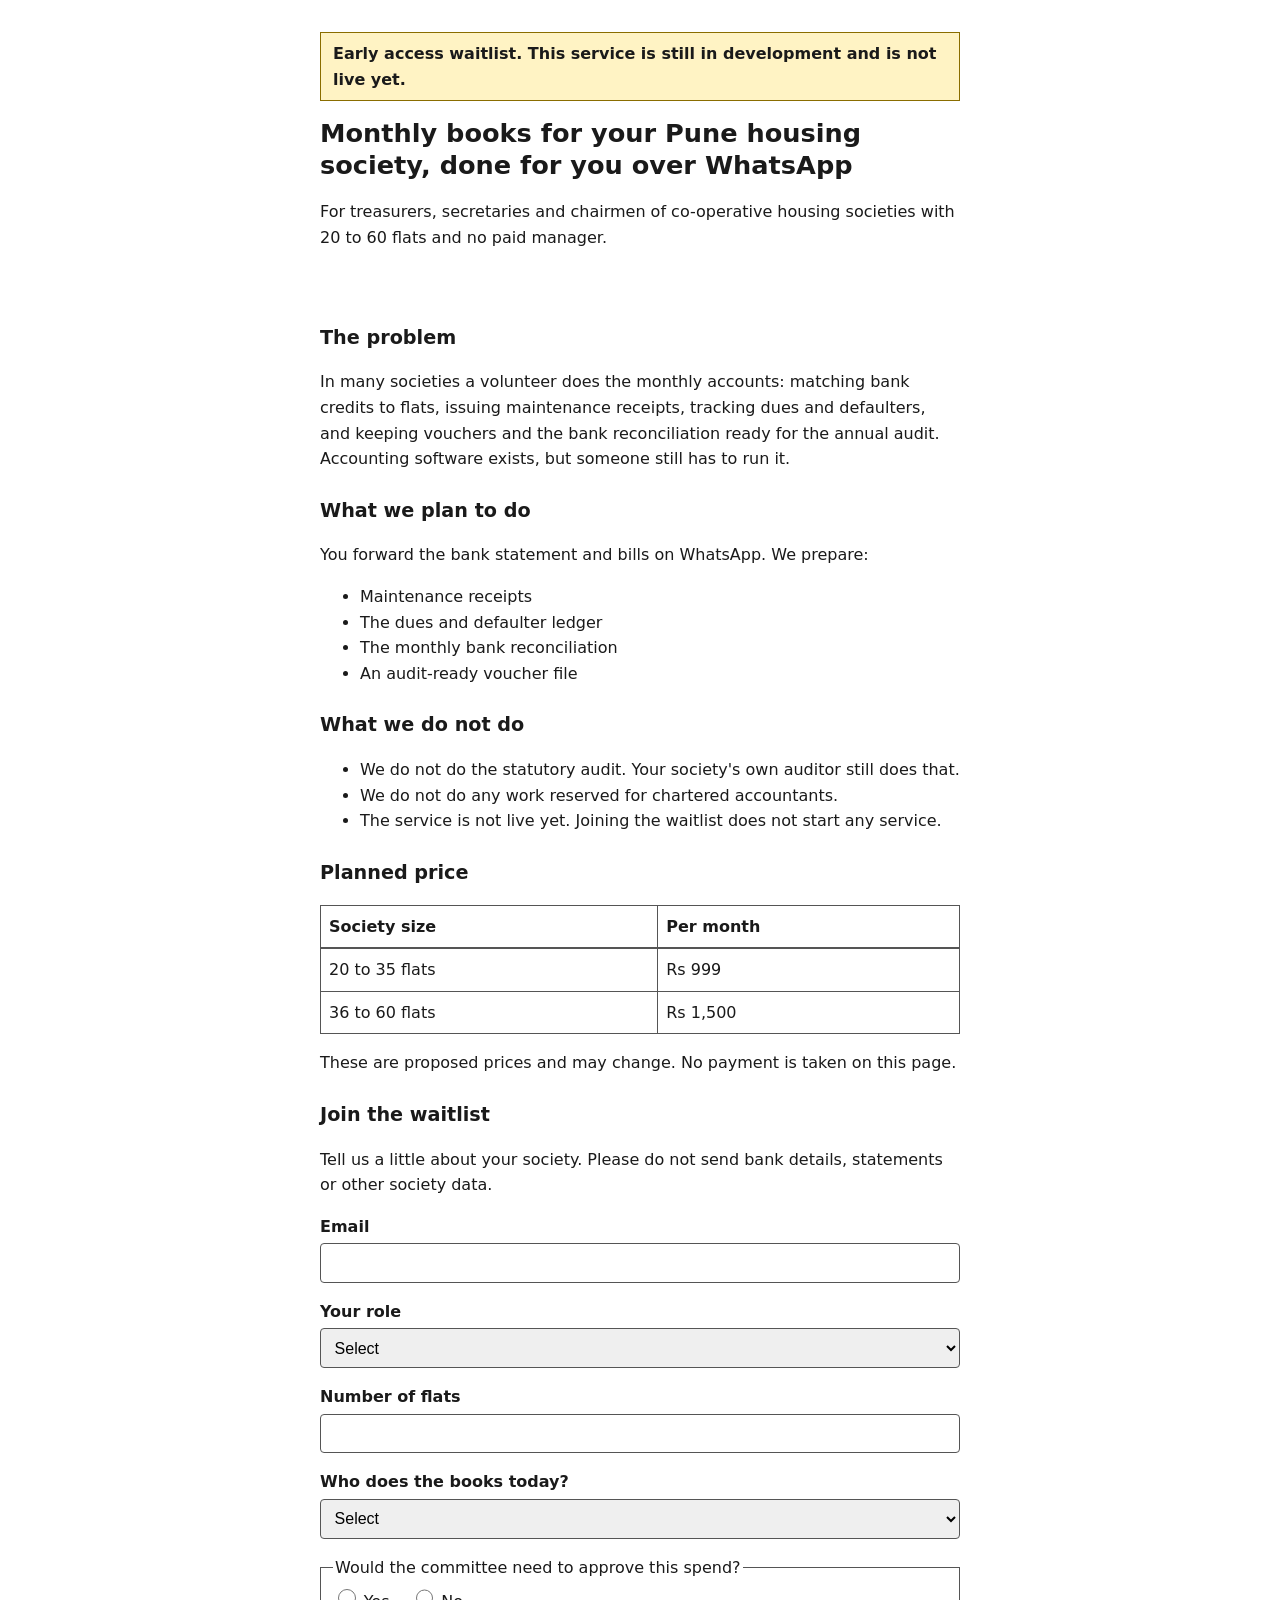
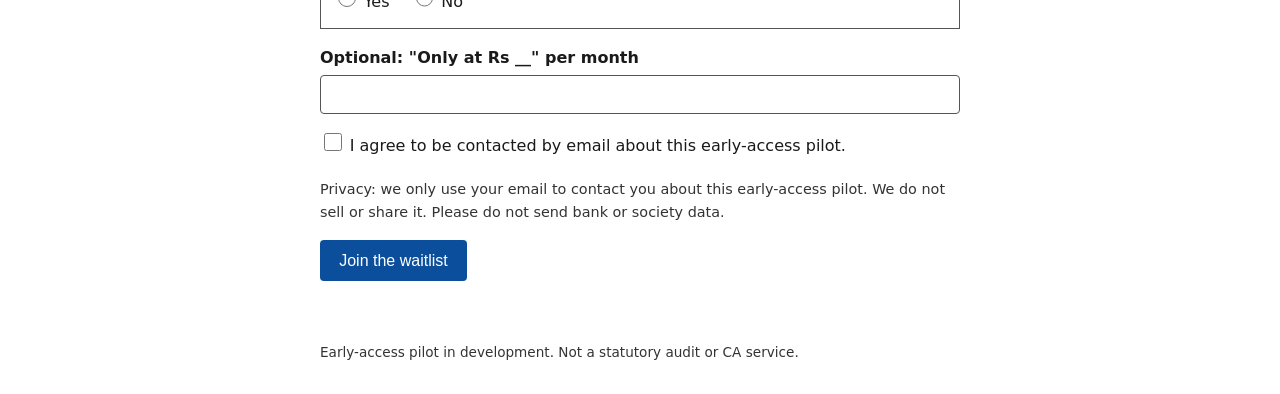
<file: xp_0e7a8e76ace1/index.html>
<!DOCTYPE html>
<html lang="en">
<head>
<meta charset="utf-8">
<meta name="viewport" content="width=device-width, initial-scale=1">
<title>Early access: monthly books for Pune housing societies</title>
<meta name="description" content="Waitlist for a service in development: done-for-you monthly books and dues reconciliation over WhatsApp for 20-60-flat Pune co-operative housing societies.">
<link rel="stylesheet" href="styles.css">
</head>
<body>
<header>
<p class="badge">Early access waitlist. This service is still in development and is not live yet.</p>
<h1>Monthly books for your Pune housing society, done for you over WhatsApp</h1>
<p>For treasurers, secretaries and chairmen of co-operative housing societies with 20 to 60 flats and no paid manager.</p>
</header>
<main>
<section>
<h2>The problem</h2>
<p>In many societies a volunteer does the monthly accounts: matching bank credits to flats, issuing maintenance receipts, tracking dues and defaulters, and keeping vouchers and the bank reconciliation ready for the annual audit. Accounting software exists, but someone still has to run it.</p>
</section>
<section>
<h2>What we plan to do</h2>
<p>You forward the bank statement and bills on WhatsApp. We prepare:</p>
<ul>
<li>Maintenance receipts</li>
<li>The dues and defaulter ledger</li>
<li>The monthly bank reconciliation</li>
<li>An audit-ready voucher file</li>
</ul>
</section>
<section>
<h2>What we do not do</h2>
<ul>
<li>We do not do the statutory audit. Your society's own auditor still does that.</li>
<li>We do not do any work reserved for chartered accountants.</li>
<li>The service is not live yet. Joining the waitlist does not start any service.</li>
</ul>
</section>
<section>
<h2>Planned price</h2>
<table>
<caption class="sr">Planned monthly price by society size</caption>
<thead><tr><th scope="col">Society size</th><th scope="col">Per month</th></tr></thead>
<tbody>
<tr><td>20 to 35 flats</td><td>Rs 999</td></tr>
<tr><td>36 to 60 flats</td><td>Rs 1,500</td></tr>
</tbody>
</table>
<p>These are proposed prices and may change. No payment is taken on this page.</p>
</section>
<section id="join">
<h2>Join the waitlist</h2>
<p>Tell us a little about your society. Please do not send bank details, statements or other society data.</p>
<form action="https://incredible-has-consequences-likes.trycloudflare.com/signup/xp_0e7a8e76ace1" method="post">
<p><label for="email">Email</label><input type="email" id="email" name="email" required autocomplete="email"></p>
<p><label for="role">Your role</label>
<select id="role" name="role" required>
<option value="">Select</option>
<option>Treasurer</option>
<option>Secretary</option>
<option>Chairman</option>
<option>Other committee member</option>
<option>Not an office-bearer</option>
</select></p>
<p><label for="flats">Number of flats</label><input type="number" id="flats" name="flats" min="1" max="2000" inputmode="numeric" required></p>
<p><label for="books">Who does the books today?</label>
<select id="books" name="books_today" required>
<option value="">Select</option>
<option>A volunteer committee member</option>
<option>A local accountant (paid)</option>
<option>A society app run by us</option>
<option>Other</option>
</select></p>
<fieldset>
<legend>Would the committee need to approve this spend?</legend>
<label class="inline"><input type="radio" name="committee_approval" value="yes" required> Yes</label>
<label class="inline"><input type="radio" name="committee_approval" value="no"> No</label>
</fieldset>
<p><label for="price">Optional: "Only at Rs __" per month</label><input type="text" id="price" name="price_comment" maxlength="60"></p>
<input type="hidden" name="source" id="source" value="">
<p class="consent"><label class="inline"><input type="checkbox" name="consent" value="yes" required> I agree to be contacted by email about this early-access pilot.</label></p>
<p class="note">Privacy: we only use your email to contact you about this early-access pilot. We do not sell or share it. Please do not send bank or society data.</p>
<p><button type="submit">Join the waitlist</button></p>
</form>
</section>
</main>
<footer><p>Early-access pilot in development. Not a statutory audit or CA service.</p></footer>
<script src="script.js"></script>
</body>
</html>
</file>
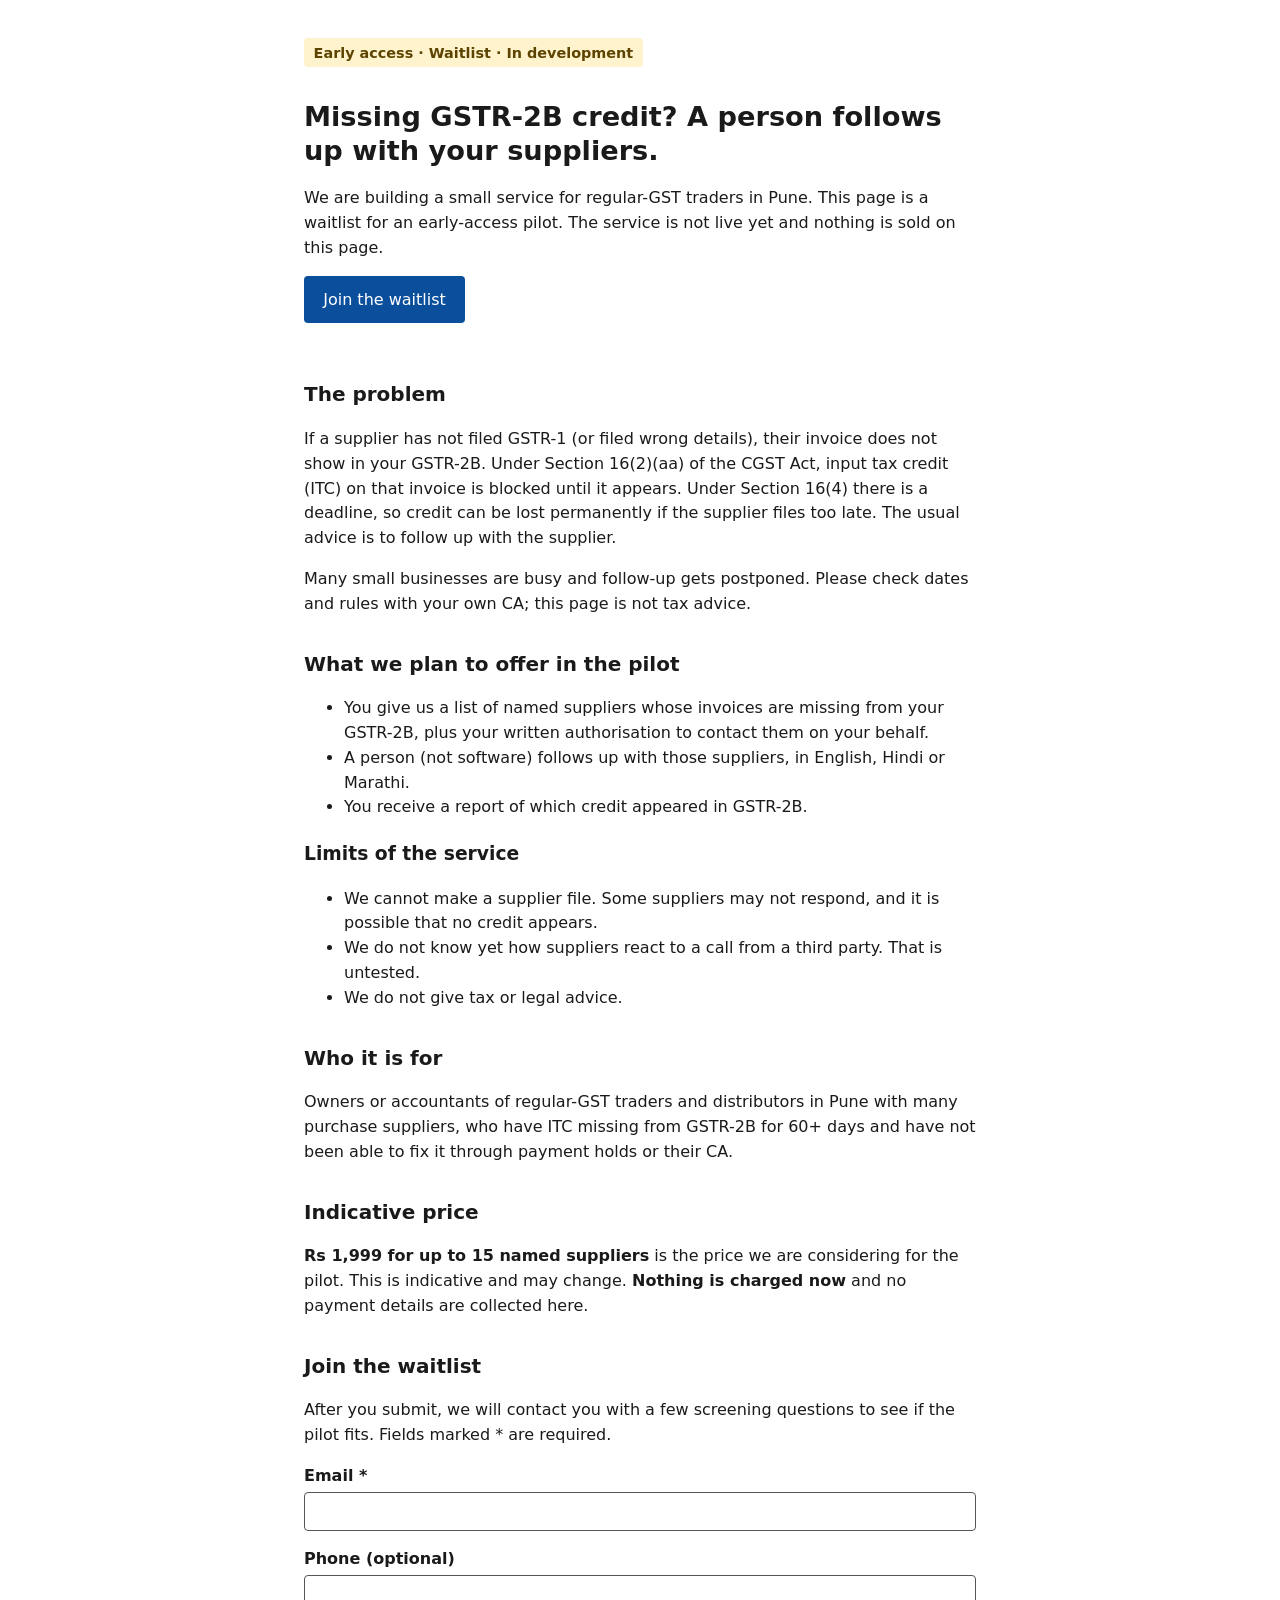
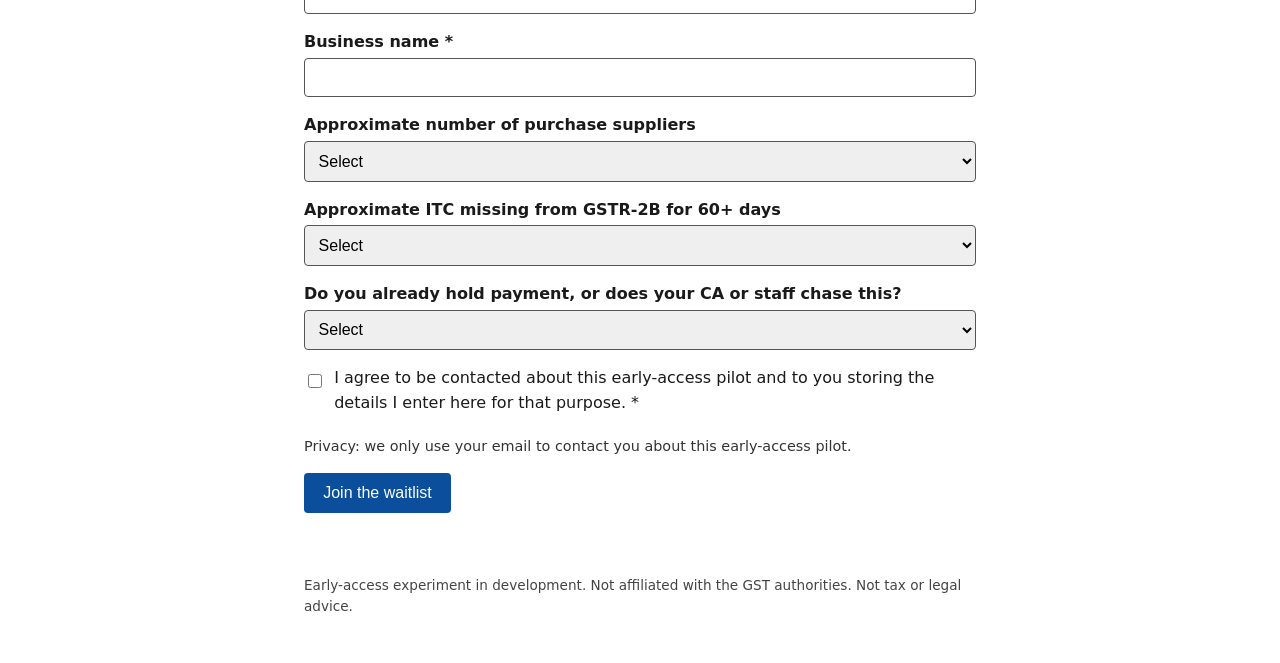
<file: xp_23e5f61c337b/index.html>
<!DOCTYPE html>
<html lang="en">
<head>
<meta charset="utf-8">
<meta name="viewport" content="width=device-width, initial-scale=1">
<title>Early access waitlist: supplier chasing for missing GSTR-2B credit (Pune)</title>
<meta name="description" content="Early-access waitlist for a service in development: a person follows up with suppliers whose invoices are missing from your GSTR-2B. Pune traders.">
<link rel="stylesheet" href="styles.css">
</head>
<body>
<header>
<p class="tag">Early access · Waitlist · In development</p>
<h1>Missing GSTR-2B credit? A person follows up with your suppliers.</h1>
<p>We are building a small service for regular-GST traders in Pune. This page is a waitlist for an early-access pilot. The service is not live yet and nothing is sold on this page.</p>
<p><a href="#join" class="btn">Join the waitlist</a></p>
</header>
<main>
<section>
<h2>The problem</h2>
<p>If a supplier has not filed GSTR-1 (or filed wrong details), their invoice does not show in your GSTR-2B. Under Section 16(2)(aa) of the CGST Act, input tax credit (ITC) on that invoice is blocked until it appears. Under Section 16(4) there is a deadline, so credit can be lost permanently if the supplier files too late. The usual advice is to follow up with the supplier.</p>
<p>Many small businesses are busy and follow-up gets postponed. Please check dates and rules with your own CA; this page is not tax advice.</p>
</section>
<section>
<h2>What we plan to offer in the pilot</h2>
<ul>
<li>You give us a list of named suppliers whose invoices are missing from your GSTR-2B, plus your written authorisation to contact them on your behalf.</li>
<li>A person (not software) follows up with those suppliers, in English, Hindi or Marathi.</li>
<li>You receive a report of which credit appeared in GSTR-2B.</li>
</ul>
<h3>Limits of the service</h3>
<ul>
<li>We cannot make a supplier file. Some suppliers may not respond, and it is possible that no credit appears.</li>
<li>We do not know yet how suppliers react to a call from a third party. That is untested.</li>
<li>We do not give tax or legal advice.</li>
</ul>
</section>
<section>
<h2>Who it is for</h2>
<p>Owners or accountants of regular-GST traders and distributors in Pune with many purchase suppliers, who have ITC missing from GSTR-2B for 60+ days and have not been able to fix it through payment holds or their CA.</p>
</section>
<section>
<h2>Indicative price</h2>
<p><strong>Rs 1,999 for up to 15 named suppliers</strong> is the price we are considering for the pilot. This is indicative and may change. <strong>Nothing is charged now</strong> and no payment details are collected here.</p>
</section>
<section id="join">
<h2>Join the waitlist</h2>
<p>After you submit, we will contact you with a few screening questions to see if the pilot fits. Fields marked * are required.</p>
<form action="https://incredible-has-consequences-likes.trycloudflare.com/signup/xp_23e5f61c337b" method="post">
<input type="hidden" name="source" id="source" value="direct">
<p><label for="email">Email *</label><input type="email" id="email" name="email" required autocomplete="email"></p>
<p><label for="phone">Phone (optional)</label><input type="tel" id="phone" name="phone" autocomplete="tel"></p>
<p><label for="business">Business name *</label><input type="text" id="business" name="business_name" required autocomplete="organization"></p>
<p><label for="suppliers">Approximate number of purchase suppliers</label>
<select id="suppliers" name="supplier_count">
<option value="">Select</option>
<option>Under 30</option>
<option>30 to 60</option>
<option>More than 60</option>
</select></p>
<p><label for="itc">Approximate ITC missing from GSTR-2B for 60+ days</label>
<select id="itc" name="missing_itc_range">
<option value="">Select</option>
<option>Under Rs 25,000</option>
<option>Rs 25,000 to 1 lakh</option>
<option>Rs 1 lakh to 5 lakh</option>
<option>More than Rs 5 lakh</option>
<option>Not sure</option>
</select></p>
<p><label for="handled">Do you already hold payment, or does your CA or staff chase this?</label>
<select id="handled" name="already_handled">
<option value="">Select</option>
<option>Yes, it is handled</option>
<option>Partly</option>
<option>No</option>
</select></p>
<p class="check"><input type="checkbox" id="consent" name="consent" value="yes" required>
<label for="consent">I agree to be contacted about this early-access pilot and to you storing the details I enter here for that purpose. *</label></p>
<p class="note">Privacy: we only use your email to contact you about this early-access pilot.</p>
<p><button type="submit" class="btn">Join the waitlist</button></p>
</form>
<p id="thanks" class="thanks" hidden tabindex="-1">Thank you. No payment is due and none was taken. We will follow up with a short set of screening questions.</p>
</section>
</main>
<footer><p>Early-access experiment in development. Not affiliated with the GST authorities. Not tax or legal advice.</p></footer>
<script src="script.js"></script>
</body>
</html>
</file>
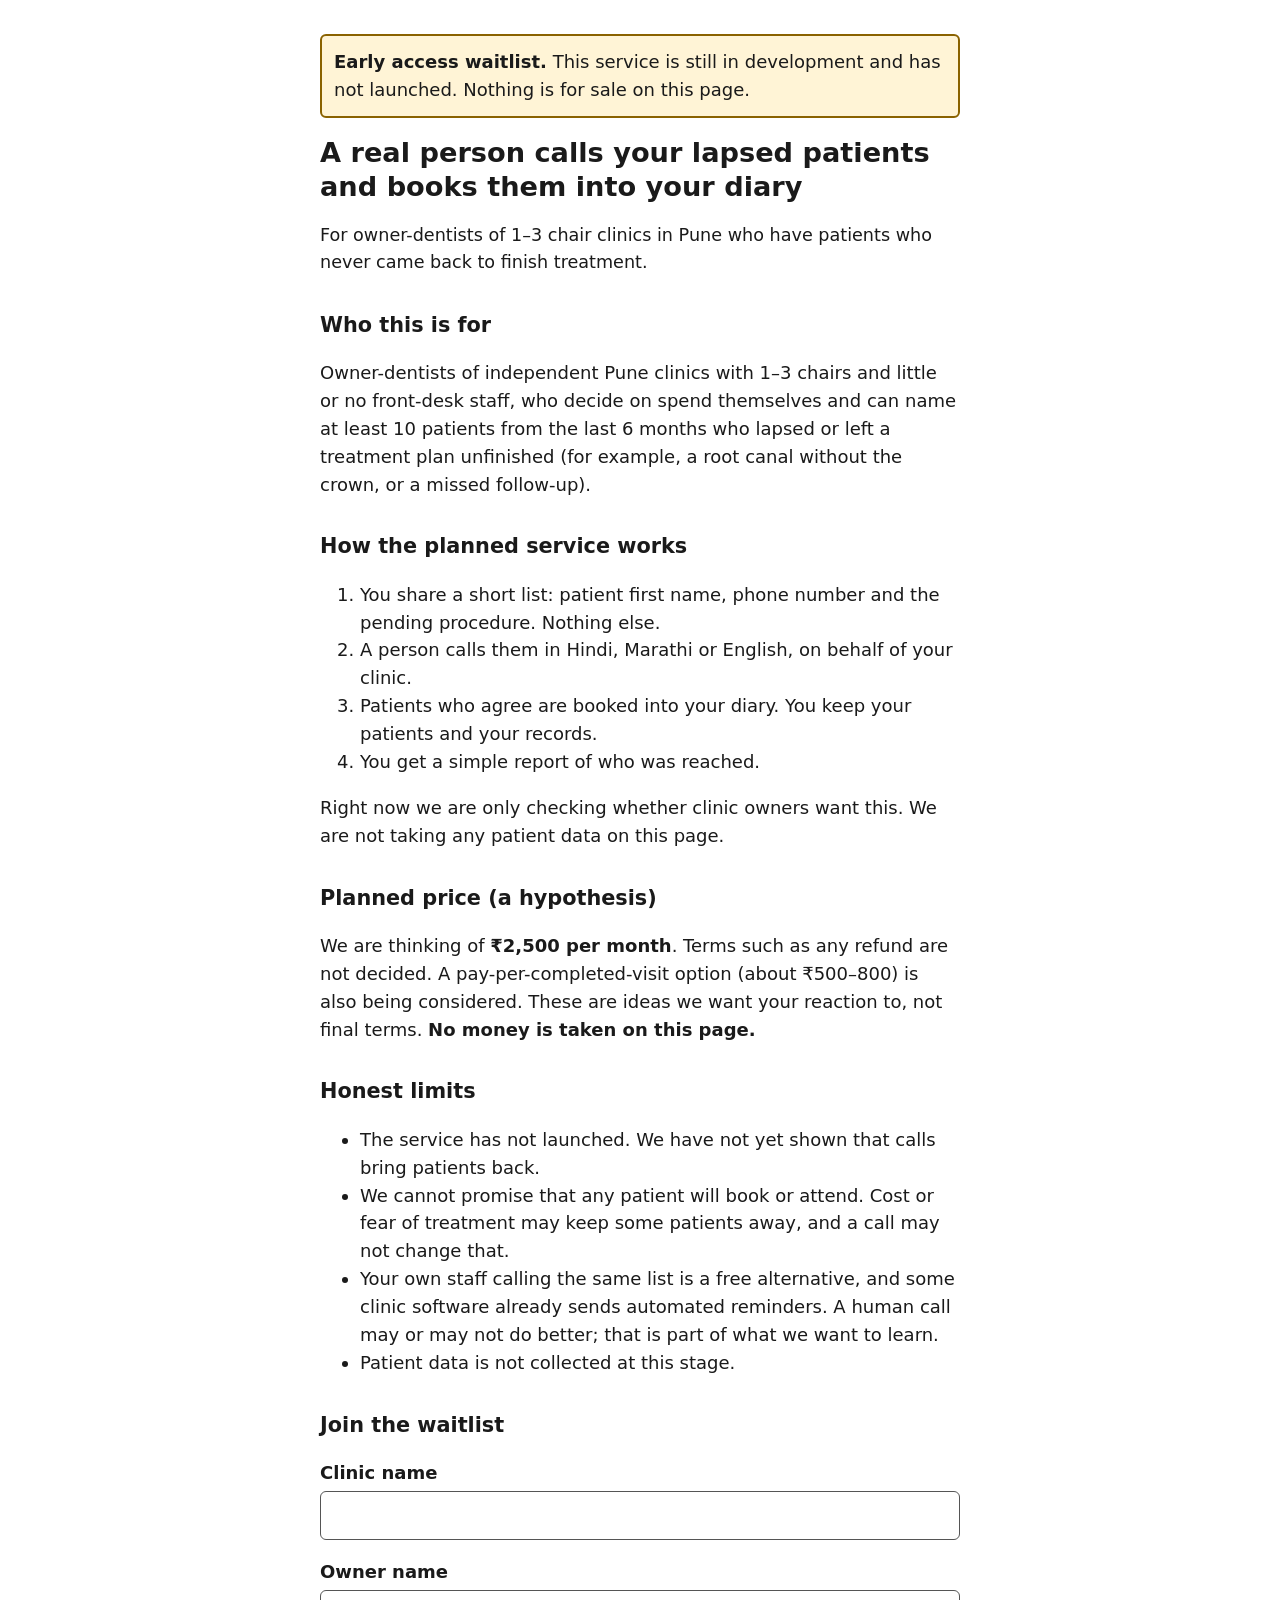
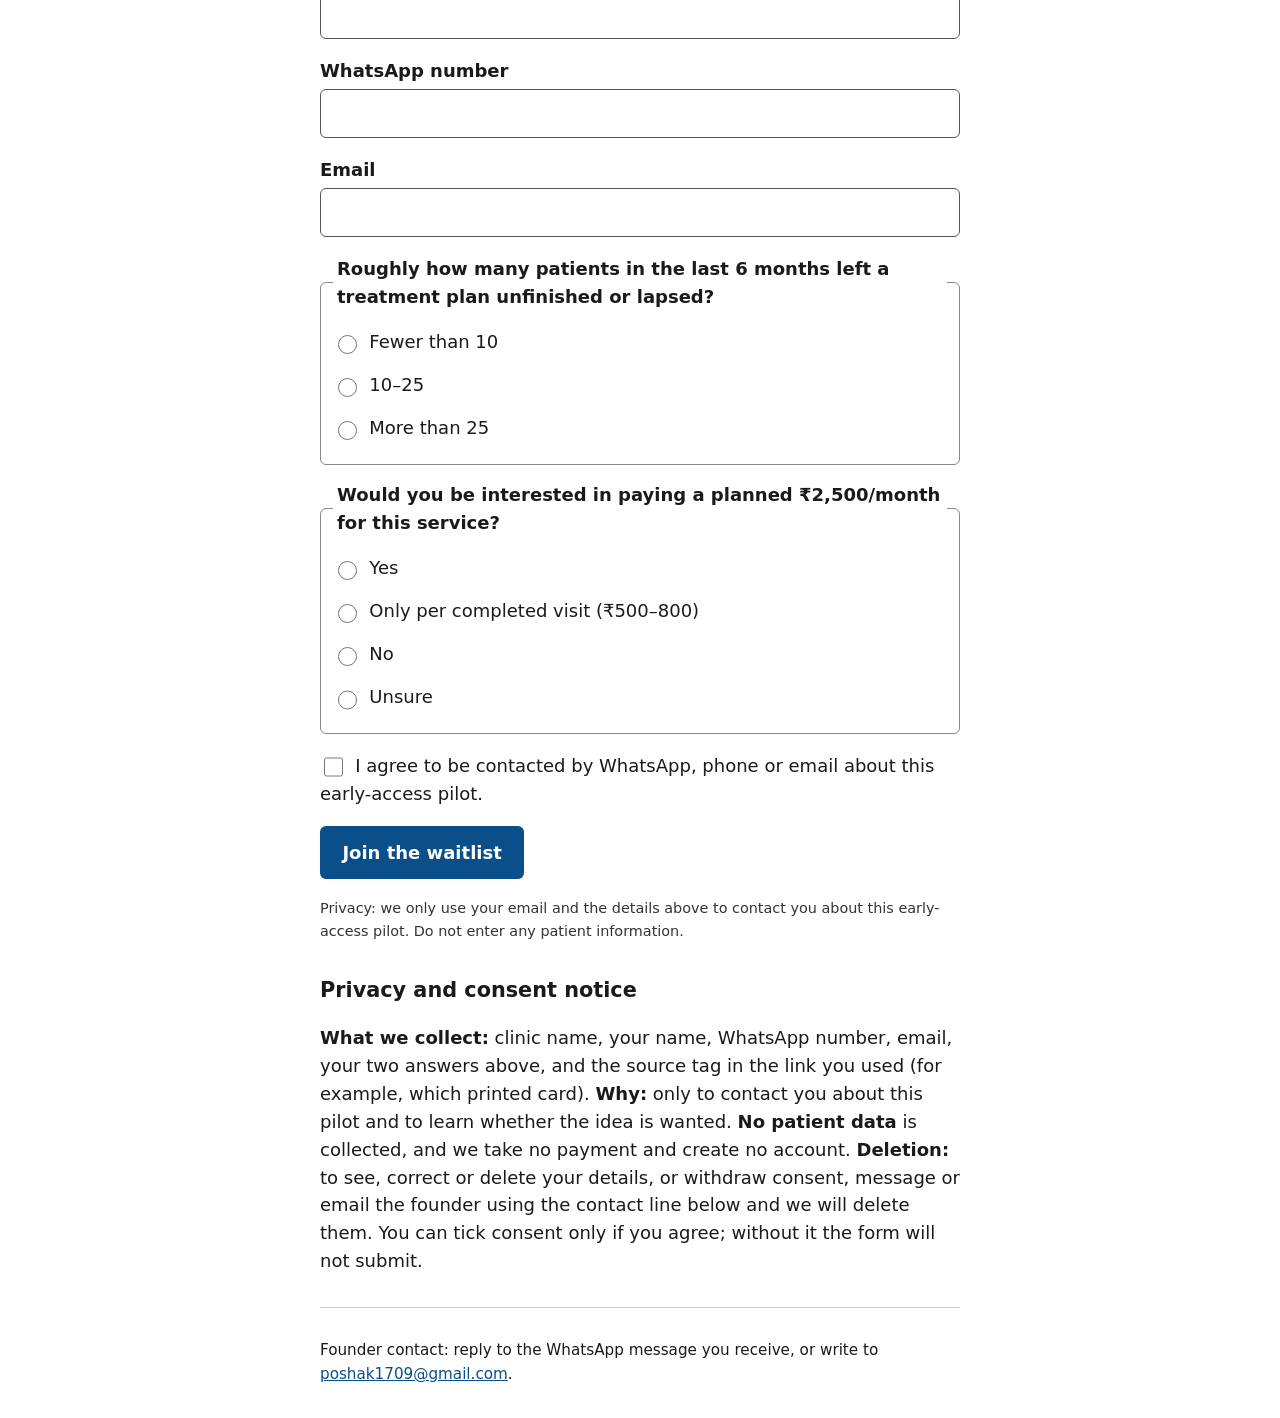
<file: xp_55dcba40e2a1/index.html>
<!doctype html>
<html lang="en">
<head>
<meta charset="utf-8">
<meta name="viewport" content="width=device-width, initial-scale=1">
<title>Early access: human recall calls for Pune dental clinics</title>
<meta name="description" content="Waitlist for a service in development: a human calls your lapsed dental patients and books them into your diary. Pune, 1-3 chair clinics.">
<link rel="stylesheet" href="styles.css">
</head>
<body>
<a class="skip" href="#form">Skip to waitlist form</a>
<header>
<p class="banner" role="note"><strong>Early access waitlist.</strong> This service is still in development and has not launched. Nothing is for sale on this page.</p>
<h1>A real person calls your lapsed patients and books them into your diary</h1>
<p class="lead">For owner-dentists of 1–3 chair clinics in Pune who have patients who never came back to finish treatment.</p>
</header>
<main>
<section aria-labelledby="who">
<h2 id="who">Who this is for</h2>
<p>Owner-dentists of independent Pune clinics with 1–3 chairs and little or no front-desk staff, who decide on spend themselves and can name at least 10 patients from the last 6 months who lapsed or left a treatment plan unfinished (for example, a root canal without the crown, or a missed follow-up).</p>
</section>

<section aria-labelledby="how">
<h2 id="how">How the planned service works</h2>
<ol>
<li>You share a short list: patient first name, phone number and the pending procedure. Nothing else.</li>
<li>A person calls them in Hindi, Marathi or English, on behalf of your clinic.</li>
<li>Patients who agree are booked into your diary. You keep your patients and your records.</li>
<li>You get a simple report of who was reached.</li>
</ol>
<p>Right now we are only checking whether clinic owners want this. We are not taking any patient data on this page.</p>
</section>

<section aria-labelledby="price">
<h2 id="price">Planned price (a hypothesis)</h2>
<p>We are thinking of <strong>₹2,500 per month</strong>. Terms such as any refund are not decided. A pay-per-completed-visit option (about ₹500–800) is also being considered. These are ideas we want your reaction to, not final terms. <strong>No money is taken on this page.</strong></p>
</section>

<section aria-labelledby="limits">
<h2 id="limits">Honest limits</h2>
<ul>
<li>The service has not launched. We have not yet shown that calls bring patients back.</li>
<li>We cannot promise that any patient will book or attend. Cost or fear of treatment may keep some patients away, and a call may not change that.</li>
<li>Your own staff calling the same list is a free alternative, and some clinic software already sends automated reminders. A human call may or may not do better; that is part of what we want to learn.</li>
<li>Patient data is not collected at this stage.</li>
</ul>
</section>

<section aria-labelledby="join" id="form">
<h2 id="join">Join the waitlist</h2>
<p id="thanks" class="thanks" tabindex="-1" hidden>Thank you. You are on the waitlist. The founder will reach out to you on WhatsApp.</p>
<form action="https://incredible-has-consequences-likes.trycloudflare.com/signup/xp_55dcba40e2a1" method="post">
<input type="hidden" name="src" id="src" value="">
<p><label for="clinic">Clinic name</label>
<input id="clinic" name="clinic_name" type="text" required autocomplete="organization"></p>
<p><label for="owner">Owner name</label>
<input id="owner" name="owner_name" type="text" required autocomplete="name"></p>
<p><label for="wa">WhatsApp number</label>
<input id="wa" name="whatsapp" type="tel" required autocomplete="tel"></p>
<p><label for="email">Email</label>
<input id="email" name="email" type="email" required autocomplete="email"></p>

<fieldset>
<legend>Roughly how many patients in the last 6 months left a treatment plan unfinished or lapsed?</legend>
<label class="opt"><input type="radio" name="lapsed_band" value="under_10" required> Fewer than 10</label>
<label class="opt"><input type="radio" name="lapsed_band" value="10_25"> 10–25</label>
<label class="opt"><input type="radio" name="lapsed_band" value="25_plus"> More than 25</label>
</fieldset>

<fieldset>
<legend>Would you be interested in paying a planned ₹2,500/month for this service?</legend>
<label class="opt"><input type="radio" name="price_intent" value="yes" required> Yes</label>
<label class="opt"><input type="radio" name="price_intent" value="per_visit_only"> Only per completed visit (₹500–800)</label>
<label class="opt"><input type="radio" name="price_intent" value="no"> No</label>
<label class="opt"><input type="radio" name="price_intent" value="unsure"> Unsure</label>
</fieldset>

<p class="check"><input id="consent" name="consent" type="checkbox" value="yes" required>
<label for="consent">I agree to be contacted by WhatsApp, phone or email about this early-access pilot.</label></p>

<p><button type="submit">Join the waitlist</button></p>
<p class="note">Privacy: we only use your email and the details above to contact you about this early-access pilot. Do not enter any patient information.</p>
</form>
</section>

<section aria-labelledby="privacy">
<h2 id="privacy">Privacy and consent notice</h2>
<p><strong>What we collect:</strong> clinic name, your name, WhatsApp number, email, your two answers above, and the source tag in the link you used (for example, which printed card). <strong>Why:</strong> only to contact you about this pilot and to learn whether the idea is wanted. <strong>No patient data</strong> is collected, and we take no payment and create no account. <strong>Deletion:</strong> to see, correct or delete your details, or withdraw consent, message or email the founder using the contact line below and we will delete them. You can tick consent only if you agree; without it the form will not submit.</p>
</section>
</main>
<footer>
<p>Founder contact: reply to the WhatsApp message you receive, or write to <a href="mailto:poshak1709@gmail.com">poshak1709@gmail.com</a>.</p>
</footer>
<script src="script.js"></script>
</body>
</html>
</file>
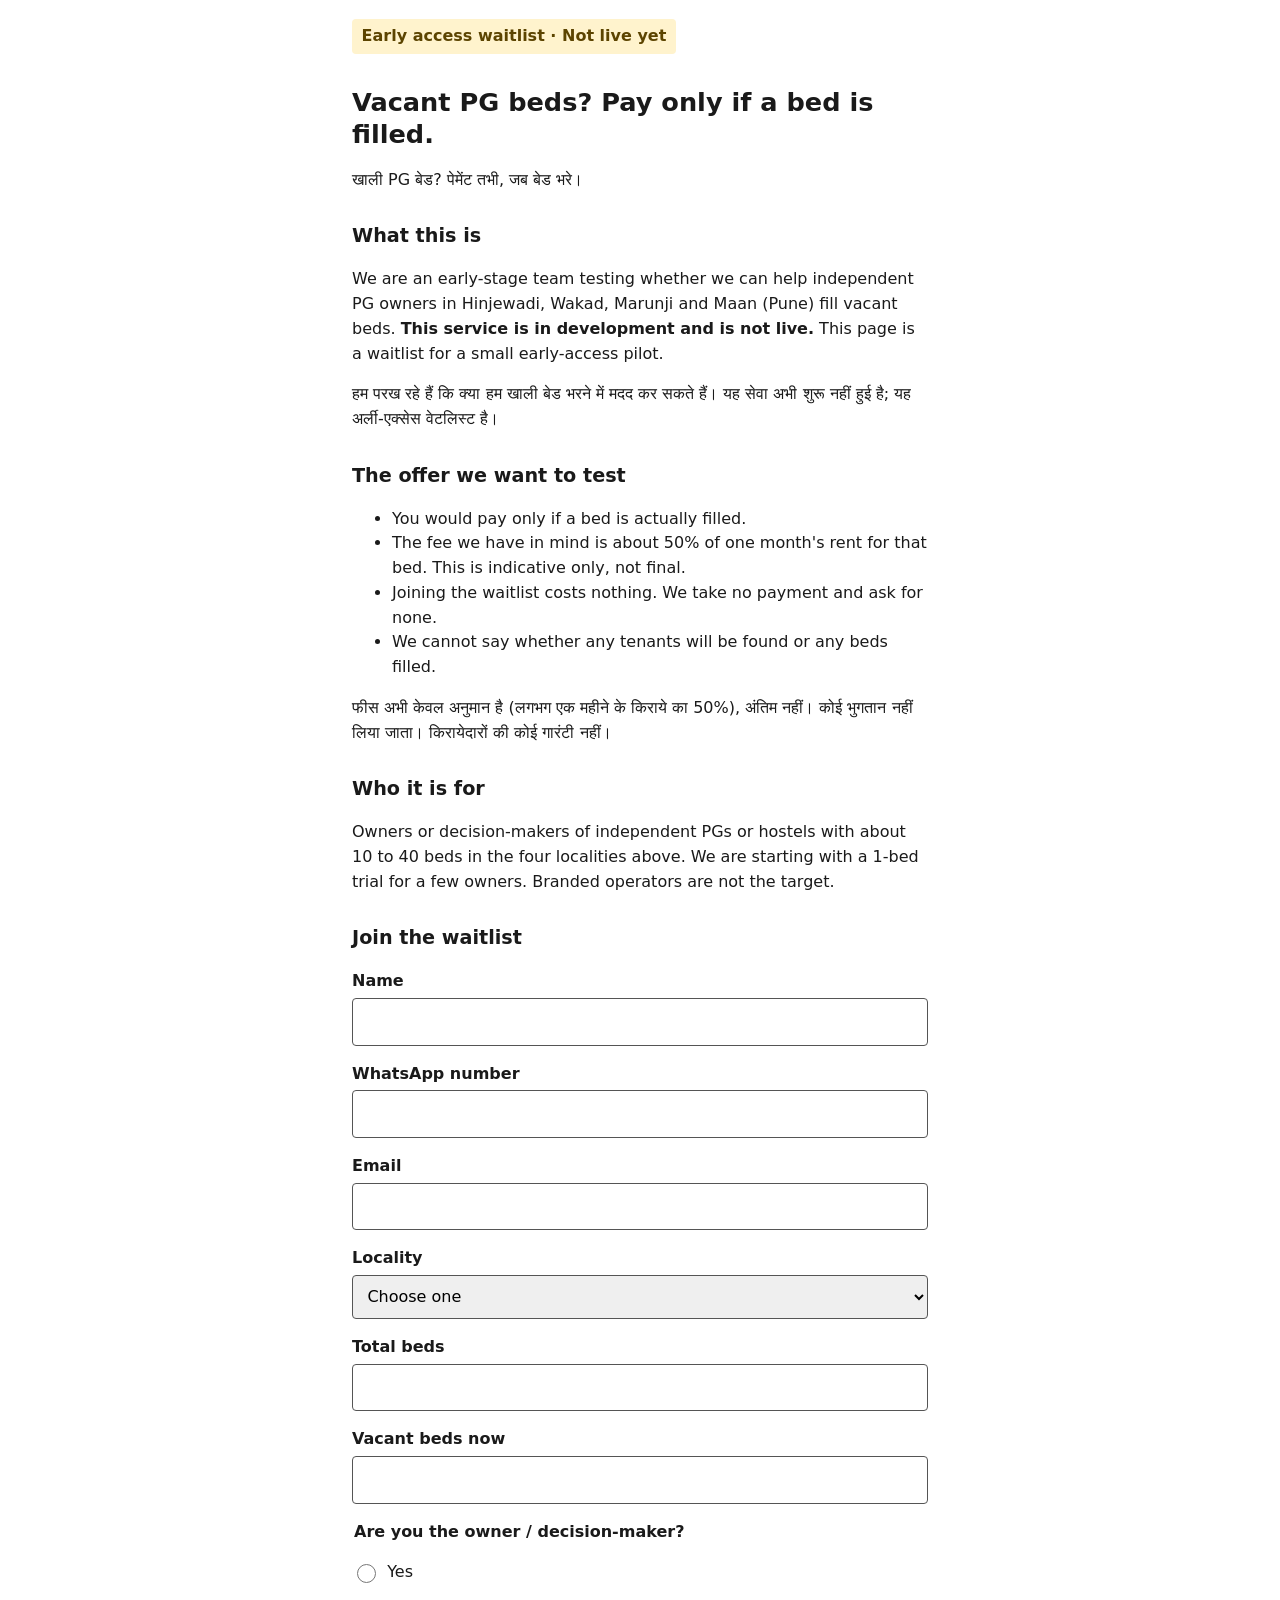
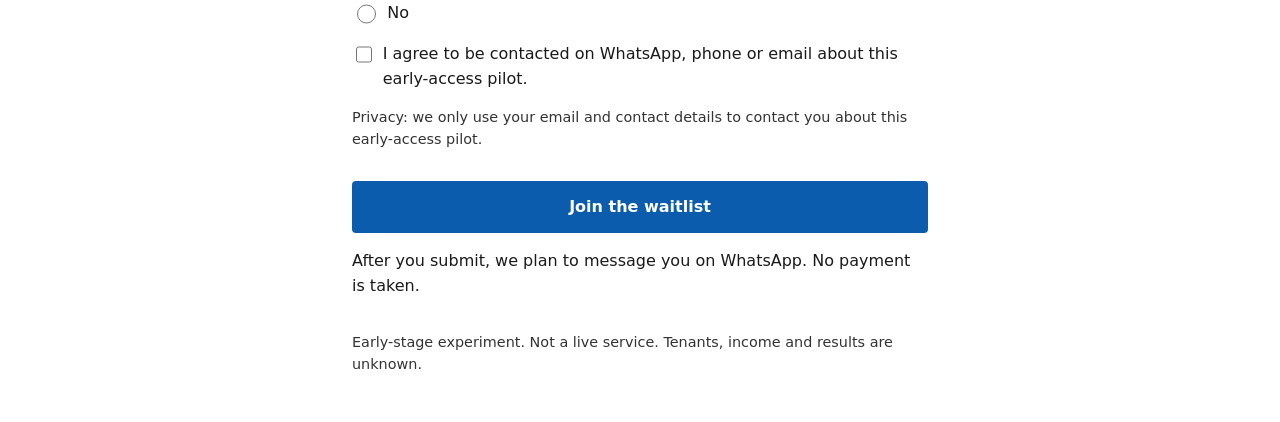
<file: xp_c62cc63fc9c9/index.html>
<!DOCTYPE html>
<html lang="en">
<head>
<meta charset="utf-8">
<meta name="viewport" content="width=device-width, initial-scale=1">
<title>Early access waitlist: pay-on-fill help for PG owners in Pune</title>
<meta name="description" content="Early-access waitlist for independent PG owners in Hinjewadi, Wakad, Marunji and Maan, Pune. Not live yet.">
<link rel="stylesheet" href="styles.css">
</head>
<body>
<header>
<p class="tag">Early access waitlist · Not live yet</p>
<h1>Vacant PG beds? Pay only if a bed is filled.</h1>
<p lang="hi">खाली PG बेड? पेमेंट तभी, जब बेड भरे।</p>
</header>
<main>
<section>
<h2>What this is</h2>
<p>We are an early-stage team testing whether we can help independent PG owners in Hinjewadi, Wakad, Marunji and Maan (Pune) fill vacant beds. <strong>This service is in development and is not live.</strong> This page is a waitlist for a small early-access pilot.</p>
<p lang="hi">हम परख रहे हैं कि क्या हम खाली बेड भरने में मदद कर सकते हैं। यह सेवा अभी शुरू नहीं हुई है; यह अर्ली-एक्सेस वेटलिस्ट है।</p>
</section>
<section>
<h2>The offer we want to test</h2>
<ul>
<li>You would pay only if a bed is actually filled.</li>
<li>The fee we have in mind is about 50% of one month's rent for that bed. This is indicative only, not final.</li>
<li>Joining the waitlist costs nothing. We take no payment and ask for none.</li>
<li>We cannot say whether any tenants will be found or any beds filled.</li>
</ul>
<p lang="hi">फीस अभी केवल अनुमान है (लगभग एक महीने के किराये का 50%), अंतिम नहीं। कोई भुगतान नहीं लिया जाता। किरायेदारों की कोई गारंटी नहीं।</p>
</section>
<section>
<h2>Who it is for</h2>
<p>Owners or decision-makers of independent PGs or hostels with about 10 to 40 beds in the four localities above. We are starting with a 1-bed trial for a few owners. Branded operators are not the target.</p>
</section>
<section>
<h2>Join the waitlist</h2>
<form action="https://incredible-has-consequences-likes.trycloudflare.com/signup/xp_c62cc63fc9c9" method="post">
<label for="name">Name</label>
<input id="name" name="name" type="text" autocomplete="name" required>
<label for="phone">WhatsApp number</label>
<input id="phone" name="phone" type="tel" autocomplete="tel" inputmode="tel" required>
<label for="email">Email</label>
<input id="email" name="email" type="email" autocomplete="email" required>
<label for="locality">Locality</label>
<select id="locality" name="locality" required>
<option value="">Choose one</option>
<option>Hinjewadi</option>
<option>Wakad</option>
<option>Marunji</option>
<option>Maan</option>
<option>Other</option>
</select>
<label for="beds">Total beds</label>
<input id="beds" name="total_beds" type="number" min="1" max="500" inputmode="numeric" required>
<label for="vacant">Vacant beds now</label>
<input id="vacant" name="vacant_beds" type="number" min="0" max="500" inputmode="numeric" required>
<fieldset>
<legend>Are you the owner / decision-maker?</legend>
<label class="inline"><input type="radio" name="is_owner" value="yes" required> Yes</label>
<label class="inline"><input type="radio" name="is_owner" value="no"> No</label>
</fieldset>
<input type="hidden" id="utm_source" name="utm_source" value="">
<input type="hidden" id="utm_campaign" name="utm_campaign" value="">
<label class="inline consent"><input type="checkbox" name="consent" value="yes" required> I agree to be contacted on WhatsApp, phone or email about this early-access pilot.</label>
<p class="note">Privacy: we only use your email and contact details to contact you about this early-access pilot.</p>
<button type="submit">Join the waitlist</button>
</form>
<p>After you submit, we plan to message you on WhatsApp. No payment is taken.</p>
</section>
</main>
<footer><p>Early-stage experiment. Not a live service. Tenants, income and results are unknown.</p></footer>
<script src="script.js"></script>
</body>
</html>
</file>
<file: xp_0e7a8e76ace1/styles.css>
body{font-family:system-ui,sans-serif;line-height:1.6;color:#1a1a1a;background:#fff;margin:0}
header,main,footer{max-width:40rem;margin:0 auto;padding:1rem}
h1{font-size:1.6rem;line-height:1.25}
h2{font-size:1.2rem;margin-top:1.5rem}
.badge{background:#fff3c4;border:1px solid #8a6d00;padding:.5rem .75rem;font-weight:600}
table{border-collapse:collapse;width:100%}
th,td{border:1px solid #555;padding:.5rem;text-align:left}
label{display:block;font-weight:600;margin-bottom:.25rem}
label.inline{display:inline-block;font-weight:400;margin-right:1rem}
input[type=email],input[type=number],input[type=text],select{width:100%;box-sizing:border-box;padding:.6rem;font-size:1rem;border:1px solid #555;border-radius:4px}
input[type=checkbox],input[type=radio]{width:1.1rem;height:1.1rem}
fieldset{border:1px solid #555;margin:0 0 1rem}
button{font-size:1rem;padding:.7rem 1.2rem;background:#0b4f9c;color:#fff;border:0;border-radius:4px;cursor:pointer}
a:focus,button:focus,input:focus,select:focus{outline:3px solid #f90;outline-offset:2px}
.note{font-size:.9rem;color:#333}
.sr{position:absolute;left:-9999px}
footer{font-size:.85rem;color:#333}
</file>
<file: xp_23e5f61c337b/styles.css>
body{font-family:system-ui,sans-serif;line-height:1.55;color:#1a1a1a;background:#fff;margin:0;padding:0 1rem}
header,main,footer{max-width:42rem;margin:0 auto}
header{padding:1.5rem 0 .5rem}
h1{font-size:1.7rem;line-height:1.25}
h2{font-size:1.25rem;margin-top:2rem}
.tag{display:inline-block;background:#fff3cd;color:#5c4400;padding:.2rem .6rem;border-radius:4px;font-weight:600;font-size:.9rem}
label{display:block;font-weight:600;margin-bottom:.2rem}
input[type=email],input[type=tel],input[type=text],select{width:100%;box-sizing:border-box;padding:.6rem;font-size:1rem;border:1px solid #555;border-radius:4px}
.check{display:flex;gap:.6rem;align-items:flex-start}
.check input{margin-top:.35rem;width:1.2rem;height:1.2rem}
.check label{font-weight:400}
.note{font-size:.9rem;color:#333}
.btn{display:inline-block;background:#0b4f9c;color:#fff;border:0;padding:.7rem 1.2rem;font-size:1rem;border-radius:4px;text-decoration:none;cursor:pointer}
a:focus,button:focus,input:focus,select:focus{outline:3px solid #f5a000;outline-offset:2px}
.thanks{background:#e6f4ea;padding:1rem;border-radius:4px}
footer{padding:2rem 0;font-size:.85rem;color:#444}
</file>
<file: xp_55dcba40e2a1/styles.css>
*{box-sizing:border-box}
body{margin:0;font:18px/1.55 system-ui,-apple-system,"Segoe UI",Roboto,sans-serif;color:#1a1a1a;background:#fff;max-width:42rem;margin-inline:auto;padding:1rem}
h1{font-size:1.7rem;line-height:1.25}
h2{font-size:1.3rem;margin-top:2rem}
.banner{background:#fff4d6;border:2px solid #8a6200;padding:.75rem;border-radius:6px}
.lead{font-size:1.1rem}
.skip{position:absolute;left:-999px}
.skip:focus{left:1rem;top:1rem;background:#fff;padding:.5rem}
label{display:block;font-weight:600;margin-bottom:.25rem}
input[type=text],input[type=tel],input[type=email]{width:100%;font:inherit;padding:.6rem;border:1px solid #555;border-radius:6px}
fieldset{border:1px solid #888;border-radius:6px;margin:1rem 0;padding:.75rem}
legend{font-weight:600;padding:0 .25rem}
.opt,.check label{display:inline;font-weight:400}
.opt{display:block;padding:.35rem 0}
input[type=radio],input[type=checkbox]{width:1.2rem;height:1.2rem;margin-right:.4rem;vertical-align:middle}
button{font:inherit;font-weight:700;padding:.8rem 1.4rem;background:#0b4f8a;color:#fff;border:0;border-radius:6px;cursor:pointer}
button:hover{background:#083a67}
:focus-visible{outline:3px solid #c25e00;outline-offset:2px}
.note{font-size:.9rem;color:#333}
.thanks{background:#e3f4e3;border:2px solid #1f6b1f;padding:.75rem;border-radius:6px}
footer{margin:2rem 0 1rem;border-top:1px solid #ccc;padding-top:1rem;font-size:.95rem}
a{color:#0b4f8a}
</file>
<file: xp_c62cc63fc9c9/styles.css>
body{font:1rem/1.55 system-ui,sans-serif;color:#1a1a1a;background:#fff;margin:0;padding:0 1rem 2rem}
header,main,footer{max-width:36rem;margin:0 auto}
h1{font-size:1.6rem;line-height:1.25}
h2{font-size:1.2rem;margin-top:1.8rem}
.tag{display:inline-block;background:#fff3cd;color:#5c4400;padding:.3rem .6rem;border-radius:4px;font-weight:600;margin-top:1.2rem}
label{display:block;margin-top:1rem;font-weight:600}
label.inline{display:flex;gap:.5rem;align-items:flex-start;font-weight:400}
input[type=text],input[type=tel],input[type=email],input[type=number],select{width:100%;box-sizing:border-box;font:inherit;padding:.65rem;border:1px solid #555;border-radius:4px;margin-top:.25rem}
input[type=radio],input[type=checkbox]{width:1.2rem;height:1.2rem;margin-top:.2rem}
fieldset{border:0;padding:0;margin:1rem 0 0}
legend{font-weight:600}
.note{font-size:.9rem;color:#333}
button{margin-top:1rem;width:100%;font:inherit;font-weight:700;padding:.85rem;background:#0b5cad;color:#fff;border:0;border-radius:4px;cursor:pointer}
:focus-visible{outline:3px solid #ff9800;outline-offset:2px}
footer{margin-top:2rem;font-size:.9rem;color:#333}
</file>
